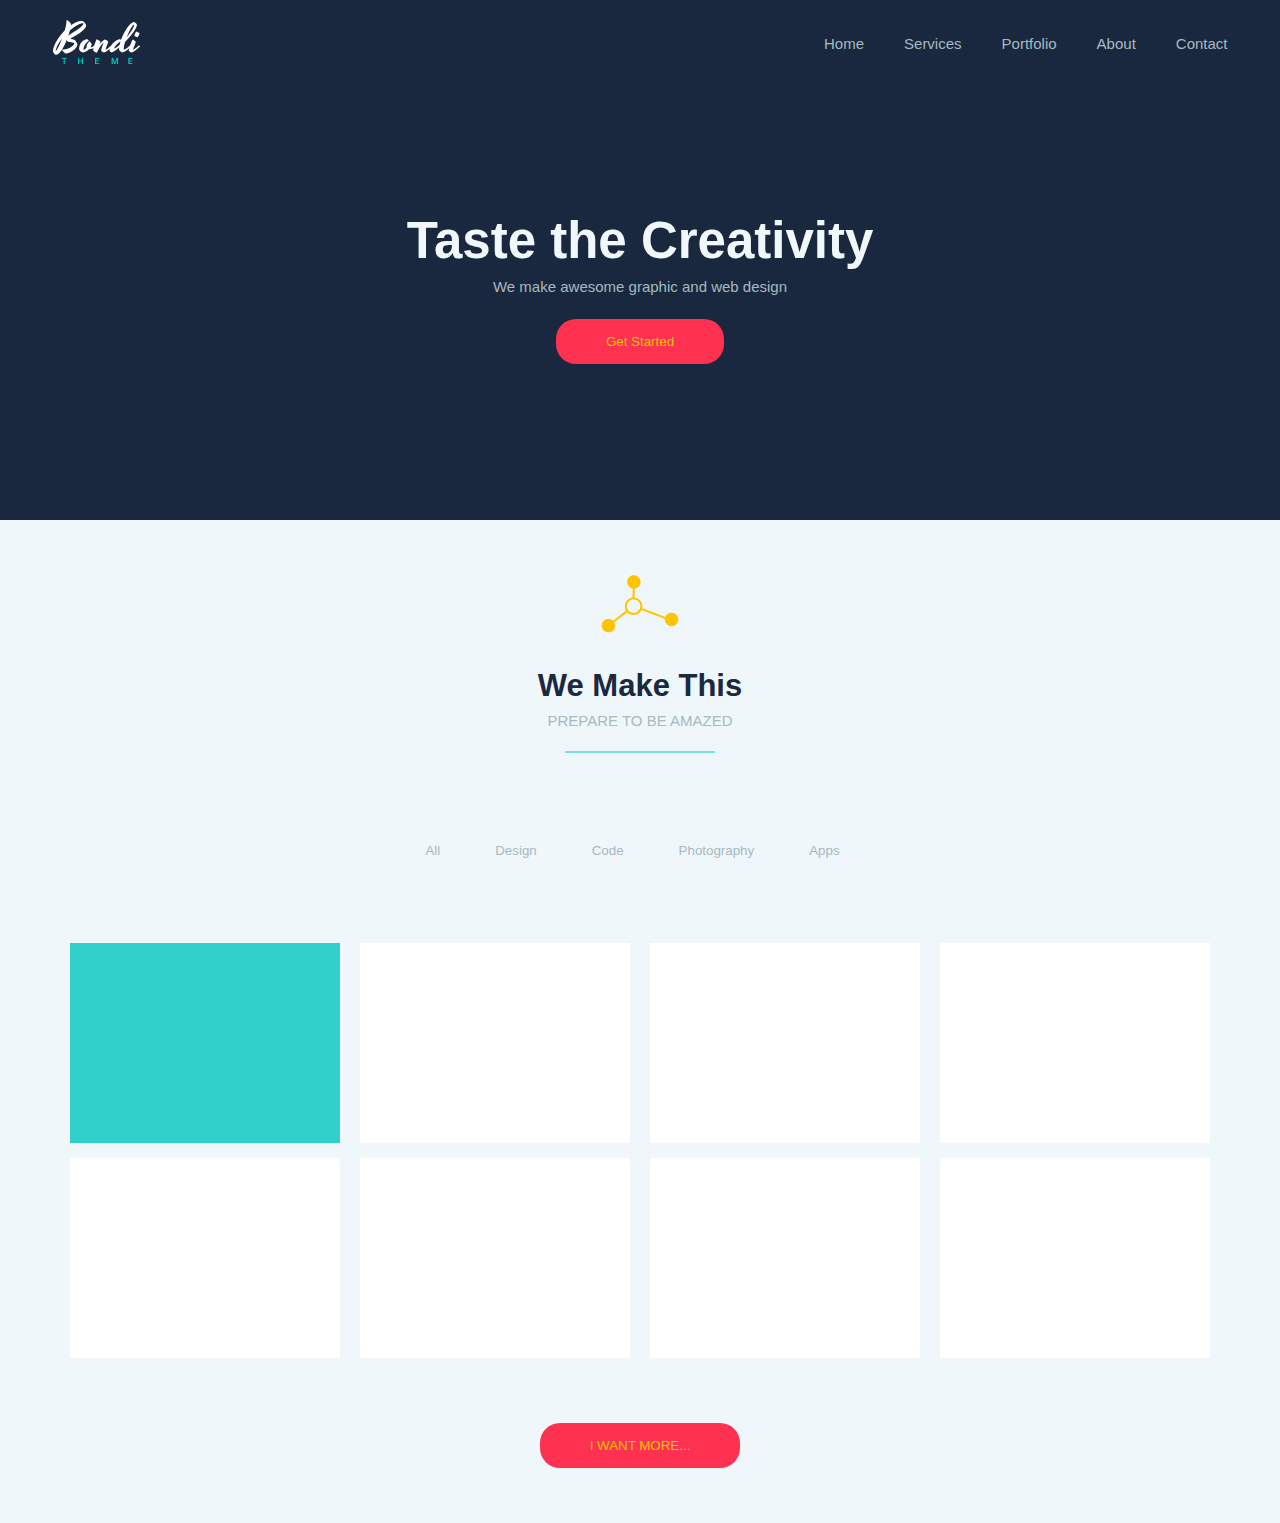
<file: index.html>
<!DOCTYPE html>
<html lang="en">

<head>
  <meta charset="UTF-8">
  <meta name="viewport" content="width=device-width, initial-scale=1.0">
  <title>JS tutorial</title>
  <link rel="stylesheet" href="/css/style.css">
  <link href="https://fonts.googleapis.com/css2?family=Roboto:wght@300;400;500&display=swap" re l="stylesheet">
</head>

<body>
  <header class="header">
    <div class="container">
      <div class="header-content">
        <a href="" class="header-logo">
          <img src="/img/logo.png" alt="Bondi logo">
        </a>
        <nav class="header-navigation">
          <ul class="header-navigation-items">
            <li class="header-navigation-item"><a class="header-navigation-link" href="">Home</a></li>
            <li class="header-navigation-item"><a class="header-navigation-link" href="">Services</a></li>
            <li class="header-navigation-item"><a class="header-navigation-link" href="">Portfolio</a></li>
            <li class="header-navigation-item"><a class="header-navigation-link" href="">About</a></li>
            <li class="header-navigation-item"><a class="header-navigation-link" href="">Contact</a></li>
          </ul>
        </nav>
      </div>
      <div class="header-banner">
        <h1 class="header-banner-title">Taste the Creativity</h1>
        <p class="header-banner-description">We make awesome graphic and web design</p>
        <button class="header-banner-button button-main">Get Started</button>
      </div>
    </div>
  </header>
  <main class="main">
    <section class="we-make-this-section">
      <div class="we-make-this-container">
        <img src="/img/Composite_Path.png" alt="container logo" class="we-make-this-container-image">
        <h2 class="we-make-this-title">We Make This</h2>
        <p class="we-make-this-description uppercase">Prepare to be amazed</p>
        <div class="we-make-this-line"></div>
        <div class="we-make-this-links">
          <div class="we-make-this-navigation">
            <button class="we-make-this-button">All</button>
            <button class="we-make-this-button">Design</button>
            <button class="we-make-this-button">Code</button>
            <button class="we-make-this-button">Photography</button>
            <button class="we-make-this-button">Apps</button>
          </div>
        </div>
        <div class="squares-container">
          <div class="square"></div>
          <div class="square"></div>
          <div class="square"></div>
          <div class="square"></div>
          <div class="square"></div>
          <div class="square"></div>
          <div class="square"></div>
          <div class="square"></div>
        </div>
        <div class="we-make-this-button-want-more">
          <button class="button-main we-make-this-want-button">I want more...</button>
        </div>
      </div>
    </section>
  </main>
</body>

</html>
</file>
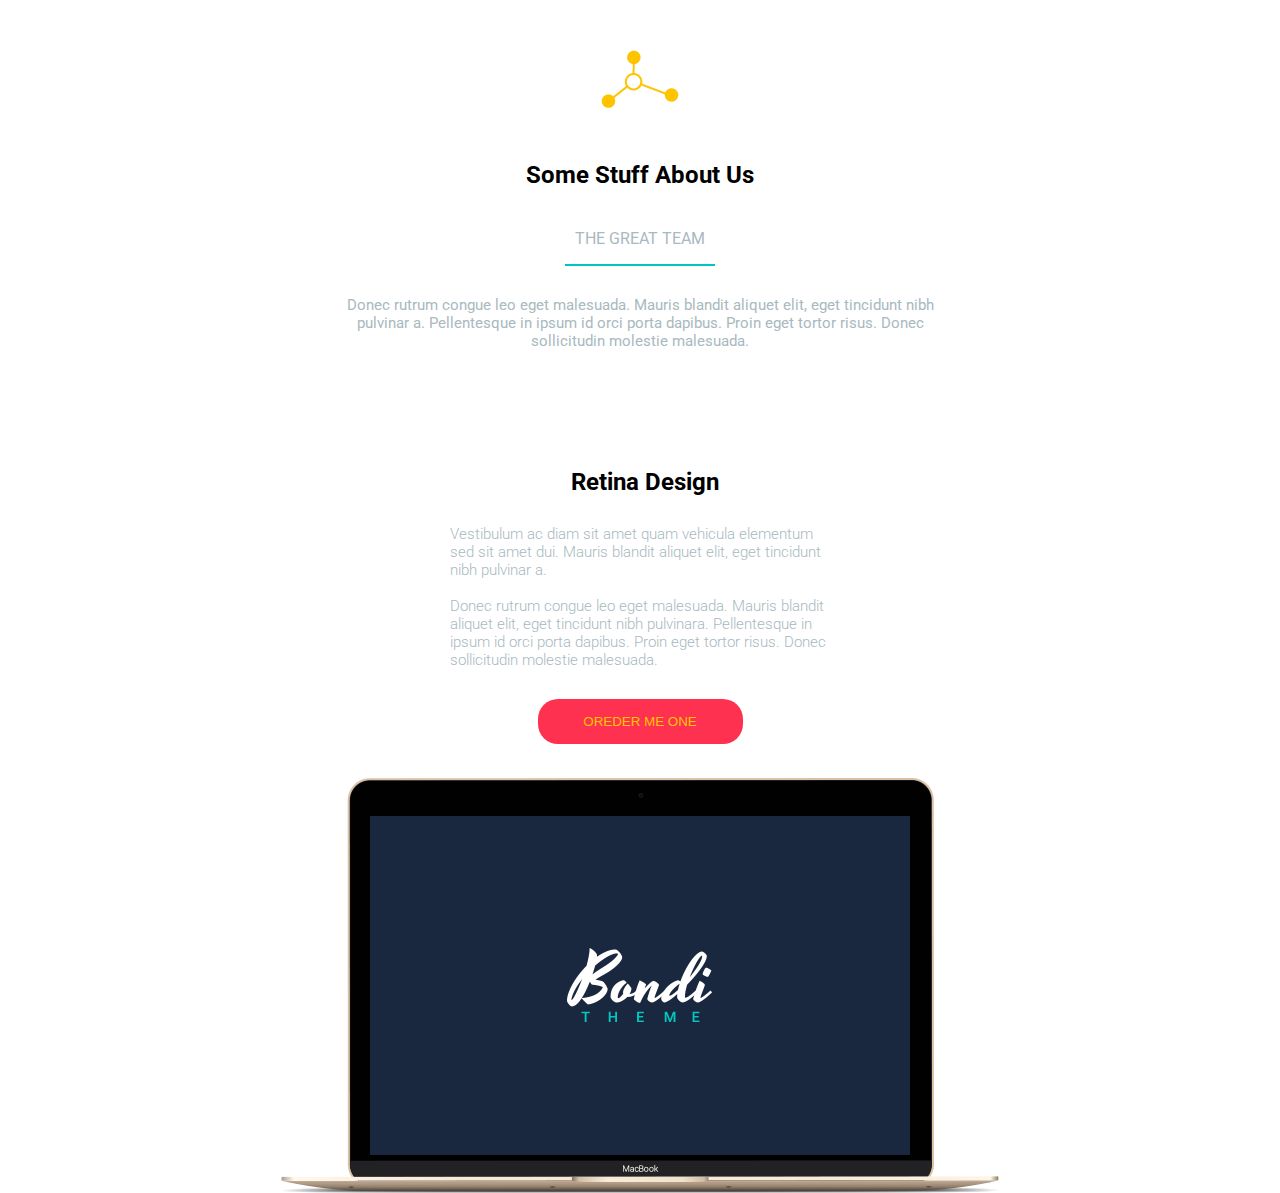
<file: pages/solomiia.html>
<!DOCTYPE html>
<html lang="en">
  <head>
    <meta charset="UTF-8" />
    <meta name="viewport" content="width=device-width, initial-scale=1.0" />
    <title>Solomiia</title>
    <link rel="stylesheet" href="../css/solomiia.css" />
    <link
      href="https://fonts.googleapis.com/css2?family=Roboto:wght@300;400;500&display=swap"
      rel="stylesheet"
    />
  </head>
  <body>
    <header></header>
    <main class="main">
      <div class="container">
        <div class="main-logo">
          <img src="../img/path.png" alt="Composite Path" />
        </div>
        <div class="main-banner">
          <h2>Some Stuff About Us</h2>
          <p class="main-banner-title-name">THE GREAT TEAM</p>
          <p class="main-banner-description">
            Donec rutrum congue leo eget malesuada. Mauris blandit aliquet elit,
            eget tincidunt nibh pulvinar a. Pellentesque in ipsum id orci porta
            dapibus. Proin eget tortor risus. Donec sollicitudin molestie
            malesuada.
          </p>
        </div>
        <div class="main-title-left-pictures">
          <div class="main-title-left">
            <h2 class="main-title-left-name">Retina Design</h2>
            <p class="main-title-left-description">
              Vestibulum ac diam sit amet quam vehicula elementum sed sit amet
              dui. Mauris blandit aliquet elit, eget tincidunt nibh pulvinar a.
              <br />
              <br />
              Donec rutrum congue leo eget malesuada. Mauris blandit aliquet
              elit, eget tincidunt nibh pulvinara. Pellentesque in ipsum id orci
              porta dapibus. Proin eget tortor risus. Donec sollicitudin
              molestie malesuada.
            </p>
            <button class="main-button">OREDER ME ONE</button>
          </div>
          <div class="pictures-tv-screen-section">
            <img
              src="../img/Vector_MacBook.png"
              class="pictures-tv"
              alt="Vector MacBook"
            />
            <img src="../img/Screen.png" class="screen-tv" alt="Screen" />
          </div>
        </div>
      </div>
    </main>
    <footer></footer>
  </body>
</html>
</file>
<file: css/style.css>
:root {
  --color-font-main: #a8b9c0;
  --color-button-main: #ff3150;
  --color-button-text: #ffc501;
  --color-backround-three: #eff7fa;
  --color-section-title: #1a2940;
}

body, h1, h2, h3, p, ul {
  padding: 0;
  margin: 0;
}

ul {
  list-style: none;
}

a {
  text-decoration: none;
  color: var(--color-font-main, silver);
}

p {
  color: var(--color-font-main, silver);
}

html {
  font-size: 10px;
}

body {
  font-size: 1.5rem;
  font-family: 'Roboto', sans-serif;
}

.container {
  max-width: 1175px;
  margin: 0 auto;
  padding: 0 15px;
}

.button-main {
  background-color: var(--color-button-main, red);
  color: var(--color-button-text, yellow);
  box-shadow: none;
  border: none;
  padding: 15px 50px;
  border-radius: 20px;
  cursor: pointer;
  transition: 0.3s;
}

.button-main:hover {
  background-color: var(--color-button-text, yellow);
  color: var(--color-button-main);
}

.header {
  background-color: #19283f;
  padding: 20px 0 0 0;
  min-height: 500px;
}

.header-content {
  display: flex;
  justify-content: center;
  flex-direction: column;
  align-items: center;
}

.header-logo {
  margin-bottom: 20px;
}

.header-navigation-items {
  display: flex;
}

.header-navigation {
  display: flex;
  align-items: center;
}

.header-navigation-item {
  margin-right: 40px;
}

.header-navigation-link {
  transition: color 0.3s;
}

.header-navigation-link:hover {
  color: #00c7c0;
}

.header-navigation-item:last-child {
  margin-right: 0;
}

.header-banner {
  display: flex;
  flex-direction: column;
  align-items: center;
  min-height: 440px;
  justify-content: center;
}

.header-banner-title {
  color: #f0f8fb;
  margin-bottom: 8px;
  font-size: 5.1rem;
}

.header-banner-description {
  margin-bottom: 24px;
}

.we-make-this-section {
  background: var(--color-backround-three, grey);
  padding: 20px 0 0 0;
  min-height: 500px;
}

.we-make-this-container {
  display: flex;
  justify-content: center;
  flex-direction: column;
  align-items: center;
  max-width: 1175px;
  margin: 0 auto;
  padding: 0 15px;
}

.we-make-this-container-image {
  margin: 35px 0;
}

.we-make-this-title {
  margin-bottom: 8px;
  font-size: 3.1rem;
  color: var(--color-section-title, navy);
}

.we-make-this-description {
  margin-bottom: 20px;
}

.uppercase {
  text-transform: uppercase;
}

.we-make-this-links {
  align-items: center;
  margin: 65px 0;
}

.we-make-this-navigation{
  display: flex;
  flex-direction: column;
  justify-content: center;
  align-items: center;
}

.we-make-this-button{
  box-shadow: none;
  border: none;
  padding: 15px 20px;
  margin-top: 10px;
  border-radius: 20px;
  cursor: pointer;
  transition: 0.3s;
  background-color: var(--color-backround-three, grey);
  color: var(--color-font-main, silver);
}

.we-make-this-button:hover {
  background-color: var(--color-button-main, red);
  color: var(--color-button-text, yellow);
}

.squares-container {
  display: flex;
  flex-flow: wrap;
  justify-content: center;
}

.square {
  width: 270px;
  height: 200px;
  background-color: white;
  margin: 5px 10px 10px 10px;
  justify-content: center;
  flex-direction: center;
  min-width: 270px;
}

.square:first-child {
  background-color: #00c6bf;
  opacity: 0.8;
}

.we-make-this-button-want-more {
  display: flex;
  justify-content: center;
  margin: 55px 0;
}

.we-make-this-want-button {
  text-transform: uppercase;
}

.we-make-this-line {
  border-bottom: 2px solid #00c6bf;
  height: 2px;
  width: 150px;
  opacity: 0.5;
}

@media screen and (min-width: 768px) {
  .header-content {
    display: flex;
    justify-content: space-between;
    flex-direction: row;
  }

  .header-logo {
    margin-bottom: 0;
  }

  .we-make-this-navigation{
    flex-direction: row;
  }
  .we-make-this-button{
    margin-right: 15px;
  }

}
</file>
<file: css/solomiia.css>
:root {
  --color-font-main: #a8b9c0;
  --color-button-main: #ff3150;
  --color-button-text: #ffc501;
}

body,
h2,
p {
  padding: 0;
  margin: 0;
}

body {
  font-family: "Roboto", sans-serif;
}

.container {
  max-width: 1175px;
  margin: 0 auto;
  padding: 0 15px;
}

p {
  color: var(--color-font-main, #a8b9c0);
}

.main-logo {
  padding-top: 50px;
  display: flex;
  justify-content: center;
}

.main-banner,
.main-title-left {
  display: flex;
  flex-direction: column;
}

.main-banner {
  align-items: center;
  min-height: 300px;
  justify-content: center;
}

.main-title-left-pictures {
  display: flex;
  justify-content: space-between;
}

.main-banner-description {
  max-width: 600px;
  height: 50px;
  text-align: center;
  font-size: 15px;
  padding: 10px;
}

.main-title-left {
  margin-bottom: 24px;
  margin-top: 50px;
  padding: 10px;
}

.main-title-left-name {
  max-width: 214px;
  height: 32px;
  margin-left: 10px;
}

.main-banner-title-name {
  text-align: center;
  width: 150px;
  height: 15px;
  margin-top: 40px;
  margin-bottom: 20px;
  text-transform: uppercase;
  padding-bottom: 20px;
  border-bottom: 2px solid #00c6bf;
}

.main-title-left-description {
  max-width: 380px;
  height: auto;
  text-align: left;
  font-size: 15px;
  font-weight: 300;
  margin-top: 20px;
  padding: 5px;
  margin-bottom: 25px;
}

.pictures-tv-screen-section {
  display: flex;
  position: relative;
  width: 720px;
  height: 415px;
}

.pictures-tv {
  position: absolute;
}

.screen-tv {
  position: absolute;
  z-index: 2;
  padding: 25px 90px;
}

.main-button {
  background-color: var(--color-button-main, #ff3150);
  color: var(--color-button-text, #ffc501);
  width: 205px;
  height: 45px;
  border: none;
  box-shadow: none;
  border-radius: 20px;
}

.main-button:hover {
  background-color: var(--color-button-text, #ffc501);
  color: var(--color-button-main, #ff3150);
}

@media screen and (min-width: 768px) {
  .main-content {
    max-width: 100%;
    display: flex;
  }

  .main-title-left {
    max-width: 100%;
    align-items: center;
    display: flex;
    justify-content: center;
  }

  .main-title-left-pictures,
  .pictures-tv-screen-section {
    max-width: 100%;
    justify-content: center;
    display: flex;
    align-items: center;
    flex-direction: column;
  }
}
</file>
